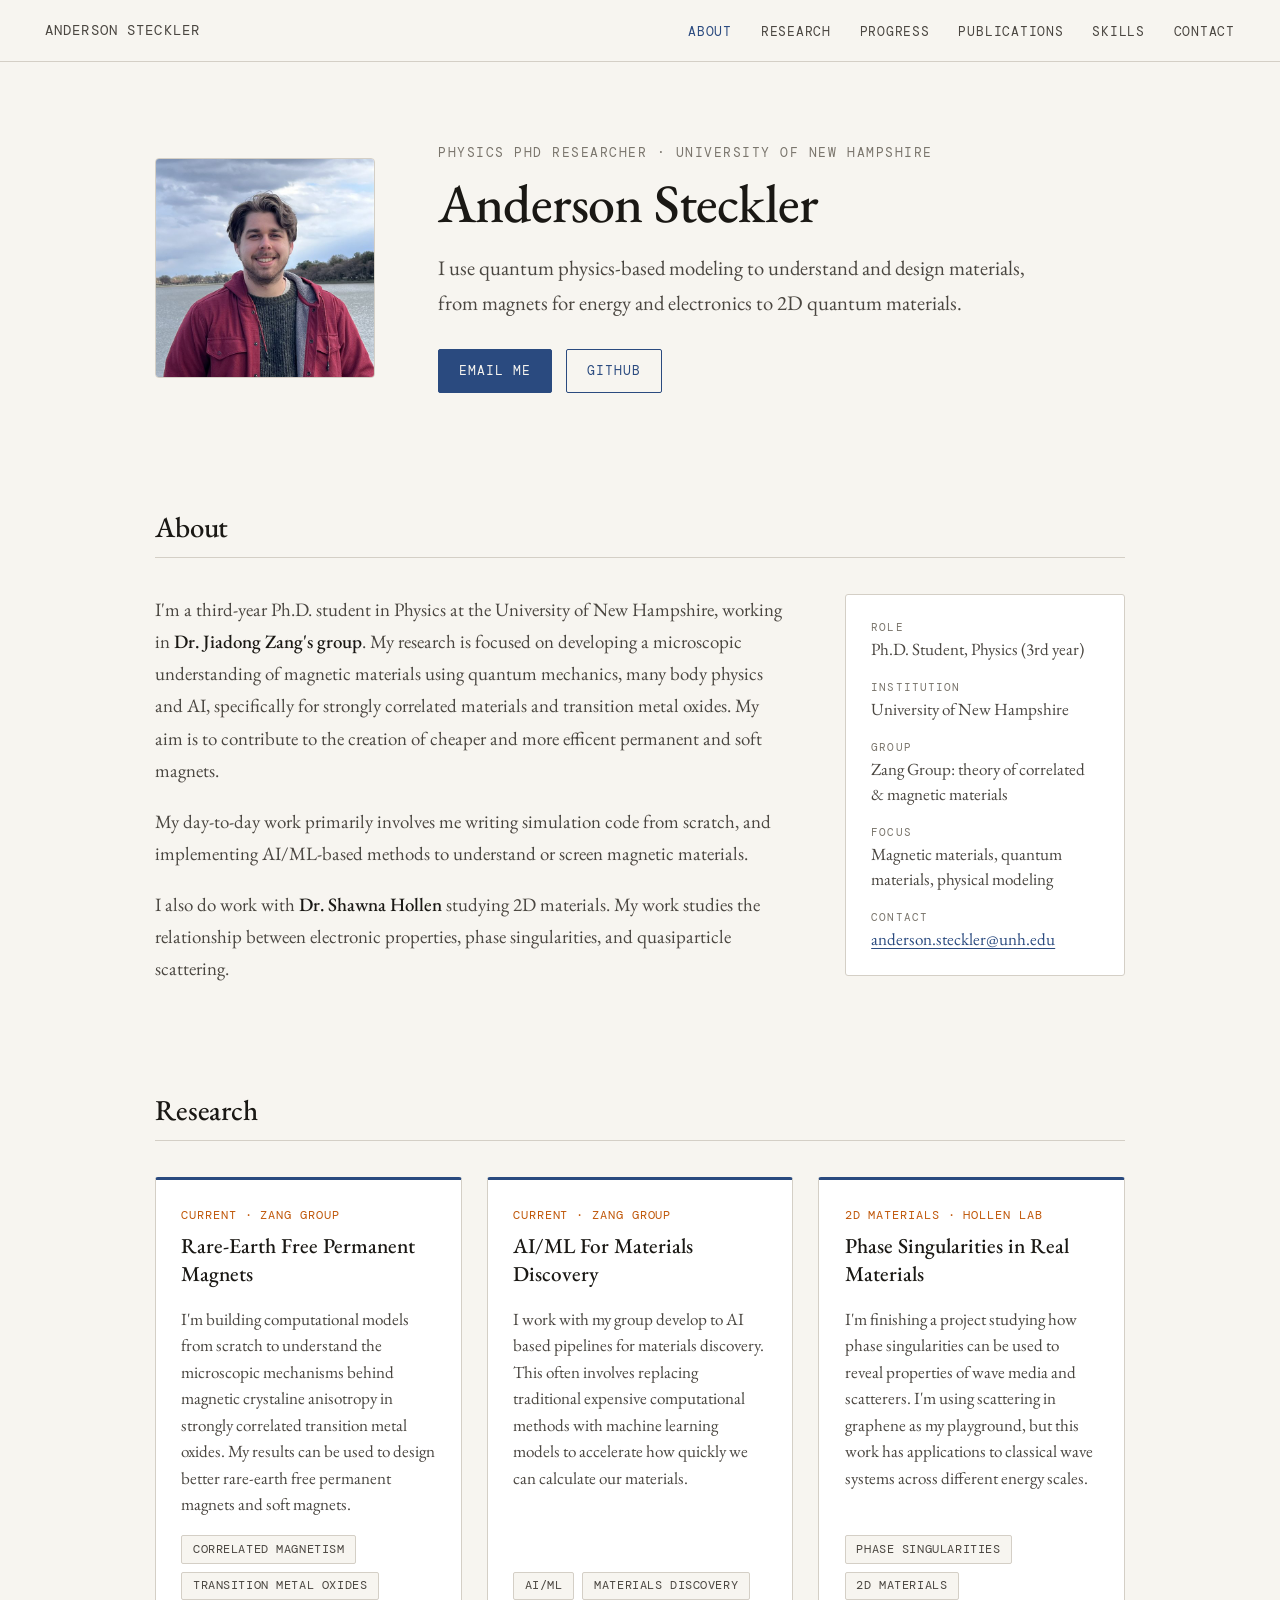
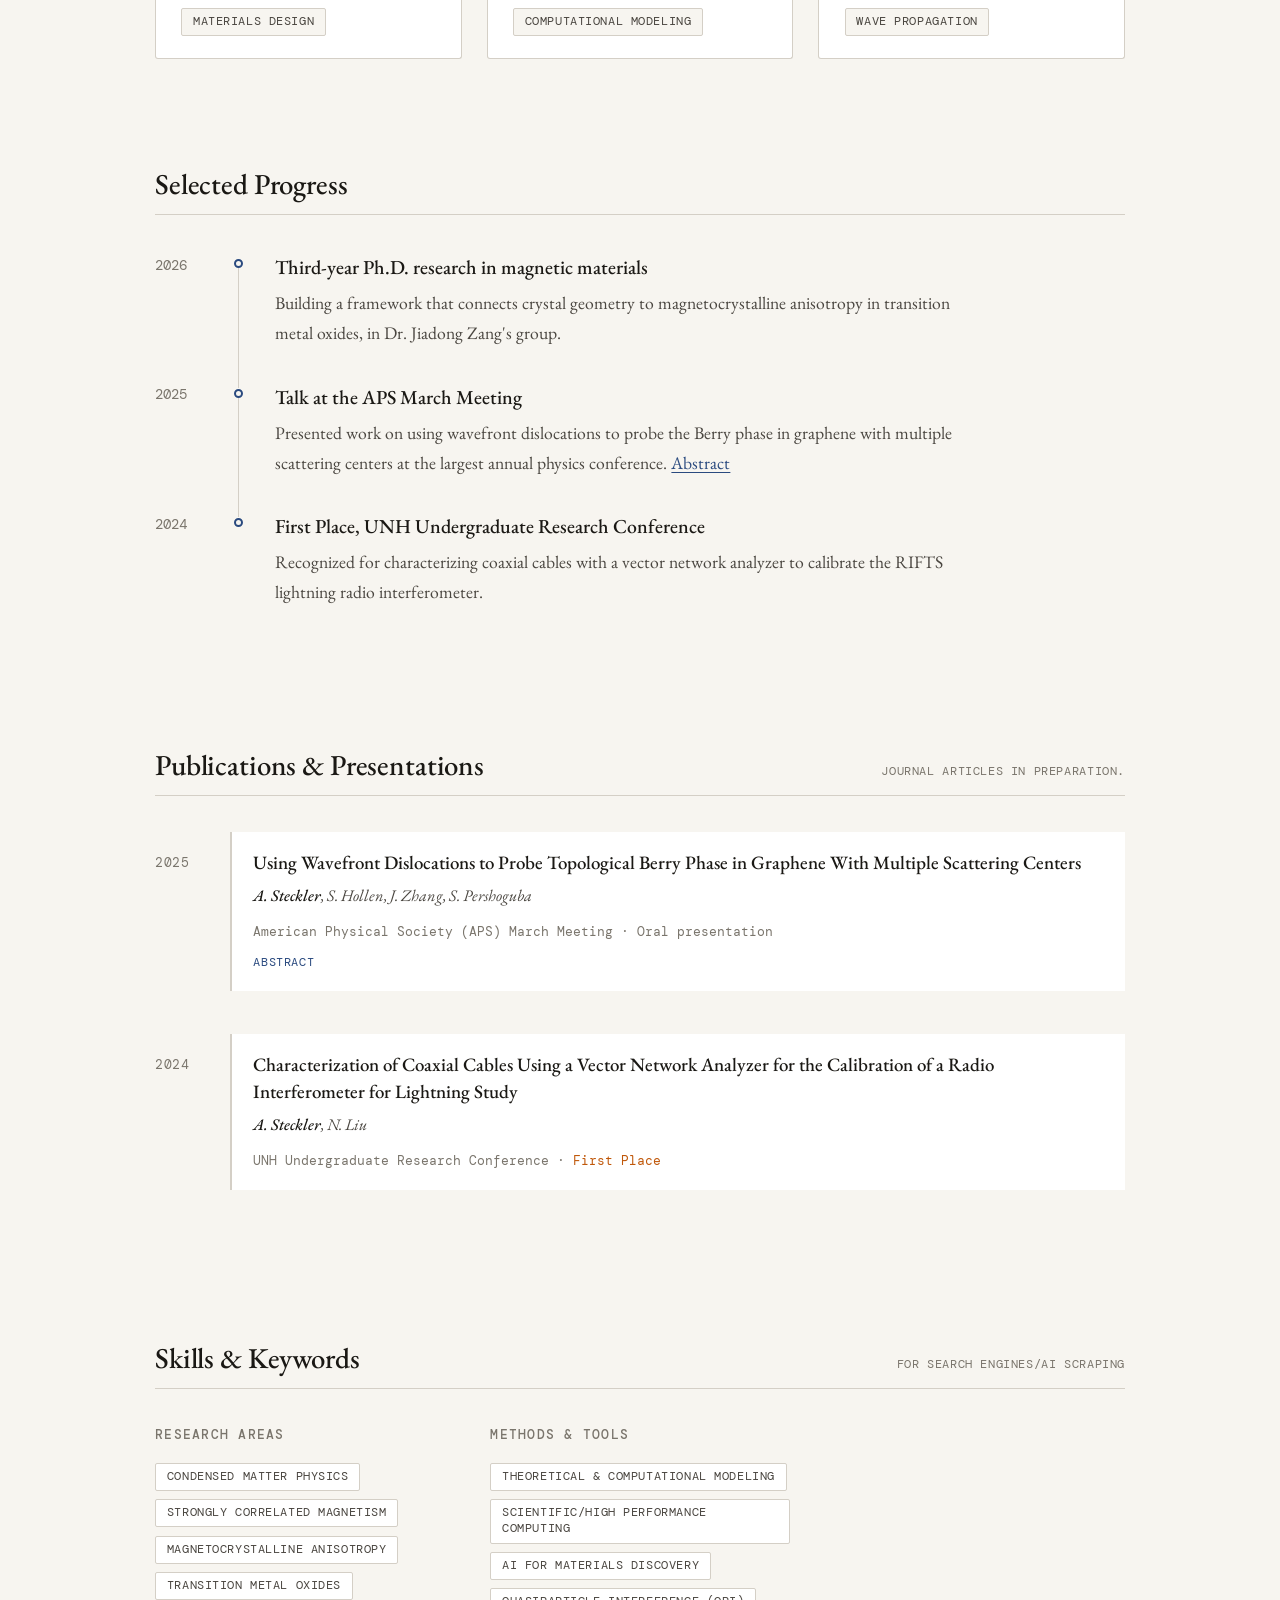
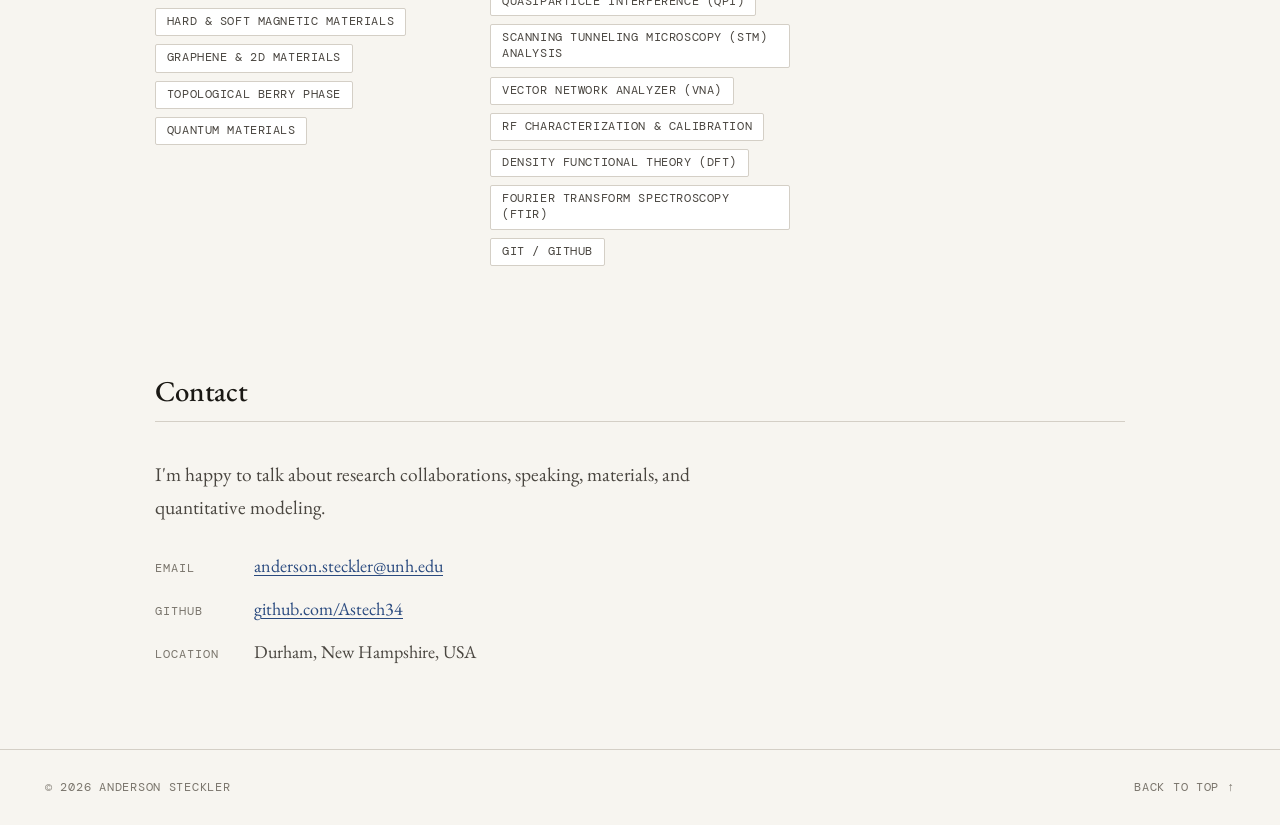
<file: index.html>
<!DOCTYPE html>
<html lang="en">
<head>
  <meta charset="UTF-8" />
  <meta name="viewport" content="width=device-width, initial-scale=1.0" />
  <title>Anderson Steckler | Physics PhD Researcher in Magnetic Materials &amp; Computational Modeling</title>
  <meta name="description" content="Anderson Steckler is a Physics PhD student at the University of New Hampshire researching strongly correlated magnetism, magnetocrystalline anisotropy in transition metal oxides, 2D materials, and RF instrument calibration. Open to research and industry R&amp;D opportunities." />
  <meta name="keywords" content="Anderson Steckler, physics PhD, University of New Hampshire, UNH physics, condensed matter physics, strongly correlated magnetism, magnetic materials, magnetocrystalline anisotropy, transition metal oxides, hard magnets, soft magnets, materials design, graphene, 2D materials, Berry phase, quasiparticle interference, scanning tunneling microscopy, RF calibration, vector network analyzer, lightning interferometer, computational physics, scientific computing, data analysis, physical modeling, R&amp;D" />
  <meta name="author" content="Anderson Steckler" />
  <meta name="robots" content="index, follow, max-image-preview:large" />
  <link rel="canonical" href="https://astech34.github.io/" />

  <!-- Open Graph / social previews -->
  <meta property="og:type" content="profile" />
  <meta property="og:url" content="https://astech34.github.io/" />
  <meta property="og:title" content="Anderson Steckler | Physics PhD Researcher" />
  <meta property="og:description" content="PhD researcher at UNH working on magnetic materials design, 2D quantum materials, and RF instrumentation. Physics-based modeling, data analysis, and technical communication." />
  <meta property="og:image" content="https://astech34.github.io/anderson-steckler.jpg" />
  <meta property="og:image:alt" content="Headshot of Anderson Steckler" />
  <meta property="profile:first_name" content="Anderson" />
  <meta property="profile:last_name" content="Steckler" />
  <meta name="twitter:card" content="summary" />
  <meta name="twitter:title" content="Anderson Steckler | Physics PhD Researcher" />
  <meta name="twitter:description" content="PhD researcher at UNH working on magnetic materials design, 2D quantum materials, and RF instrumentation." />
  <meta name="twitter:image" content="https://astech34.github.io/anderson-steckler.jpg" />

  <link rel="icon" href="data:image/svg+xml,%3Csvg xmlns='http://www.w3.org/2000/svg' viewBox='0 0 32 32'%3E%3Crect width='32' height='32' rx='4' fill='%232a4a7f'/%3E%3Ctext x='16' y='22' font-family='Georgia,serif' font-size='17' fill='%23fff' text-anchor='middle'%3EAS%3C/text%3E%3C/svg%3E" />
  <link rel="preconnect" href="https://fonts.googleapis.com" />
  <link rel="preconnect" href="https://fonts.gstatic.com" crossorigin />
  <link href="https://fonts.googleapis.com/css2?family=EB+Garamond:ital,wght@0,400;0,500;1,400&family=DM+Mono:wght@400;500&display=swap" rel="stylesheet" />
  <link rel="stylesheet" href="style.css?v=2026-10-08" />

  <!-- Structured data for search engines and AI crawlers -->
  <script type="application/ld+json">
  {
    "@context": "https://schema.org",
    "@graph": [
      {
        "@type": "ProfilePage",
        "@id": "https://astech34.github.io/#page",
        "url": "https://astech34.github.io/",
        "name": "Anderson Steckler | Physics PhD Researcher",
        "dateModified": "2026-10-05",
        "mainEntity": { "@id": "https://astech34.github.io/#person" }
      },
      {
        "@type": "Person",
        "@id": "https://astech34.github.io/#person",
        "name": "Anderson Steckler",
        "givenName": "Anderson",
        "familyName": "Steckler",
        "url": "https://astech34.github.io/",
        "image": "https://astech34.github.io/anderson-steckler.jpg",
        "email": "mailto:anderson.steckler@unh.edu",
        "jobTitle": "PhD Student in Physics",
        "description": "Physics PhD student researching strongly correlated magnetism and magnetic materials design, with prior work in 2D materials and RF instrument calibration.",
        "affiliation": {
          "@type": "CollegeOrUniversity",
          "name": "University of New Hampshire",
          "department": { "@type": "Organization", "name": "Department of Physics and Astronomy" },
          "url": "https://www.unh.edu/"
        },
        "sameAs": ["https://github.com/Astech34"],
        "knowsAbout": [
          "Condensed matter physics",
          "Strongly correlated magnetism",
          "Magnetocrystalline anisotropy",
          "Transition metal oxides",
          "Magnetic materials design",
          "Graphene and 2D materials",
          "Berry phase",
          "Quasiparticle interference",
          "Scanning tunneling microscopy",
          "RF calibration",
          "Vector network analysis",
          "Lightning radio interferometry",
          "Computational physics",
          "Scientific computing",
          "Data analysis"
        ]
      },
      {
        "@type": "CreativeWork",
        "name": "Using Wavefront Dislocations to Probe Topological Berry Phase in Graphene With Multiple Scattering Centers",
        "author": [
          { "@id": "https://astech34.github.io/#person" },
          { "@type": "Person", "name": "S. Hollen" },
          { "@type": "Person", "name": "J. Zhang" },
          { "@type": "Person", "name": "S. Pershoguba" }
        ],
        "datePublished": "2025",
        "genre": "Conference presentation",
        "publisher": { "@type": "Organization", "name": "American Physical Society" },
        "url": "https://meetings-archive.aps.org/smt/2025/mar-f22/7/",
        "about": ["Graphene", "Berry phase", "Quasiparticle scattering", "Wavefront dislocations"]
      },
      {
        "@type": "CreativeWork",
        "name": "Characterization of Coaxial Cables Using a Vector Network Analyzer for the Calibration of a Radio Interferometer for Lightning Study",
        "author": [
          { "@id": "https://astech34.github.io/#person" },
          { "@type": "Person", "name": "N. Liu" }
        ],
        "datePublished": "2024",
        "genre": "Conference presentation",
        "award": "First Place, UNH Undergraduate Research Conference",
        "about": ["RF calibration", "Vector network analyzer", "Radio interferometry", "Lightning"]
      }
    ]
  }
  </script>
</head>
<body>

  <a class="skip-link" href="#main">Skip to content</a>

  <header class="nav" id="top">
    <a href="#top" class="nav-name">Anderson Steckler</a>
    <nav aria-label="Sections">
      <ul class="nav-links">
        <li><a href="#about">About</a></li>
        <li><a href="#research">Research</a></li>
        <li><a href="#progress">Progress</a></li>
        <li><a href="#publications">Publications</a></li>
        <li><a href="#skills">Skills</a></li>
        <li><a href="#contact">Contact</a></li>
      </ul>
    </nav>
  </header>

  <main id="main">

    <!-- ── HERO / ABOUT ─────────────────────────────────────── -->
    <section class="hero" id="about" aria-labelledby="name">
      <img src="anderson-steckler.jpg" alt="Anderson Steckler, Physics PhD student at the University of New Hampshire" class="hero-photo" width="640" height="640" />
      <div class="hero-text">
        <p class="eyebrow">Physics PhD Researcher · University of New Hampshire</p>
        <h1 id="name">Anderson Steckler</h1>
        <p class="hero-tagline">
          I use quantum physics-based modeling to understand and design materials, from magnets
          for energy and electronics to 2D quantum materials.
        </p>
        <div class="hero-links">
          <a class="btn" href="mailto:anderson.steckler@unh.edu">Email me</a>
          <a class="btn btn-ghost" href="https://github.com/Astech34" rel="me noopener" target="_blank">GitHub</a>
        </div>
      </div>
    </section>

    <section class="section" aria-labelledby="about-h">
      <div class="section-head"><h2 id="about-h">About</h2></div>
      <div class="about-grid">
        <div class="prose">
          <p>
            I'm a third-year Ph.D. student in Physics at the University of New Hampshire,
            working in <strong>Dr. Jiadong Zang's group</strong>. My research is focused
            on developing a microscopic understanding of magnetic materials using quantum
            mechanics, many body physics and AI, specifically for strongly correlated materials
            and transition metal oxides. My aim is to contribute
            to the creation of cheaper and more efficent permanent and soft magnets.
          </p>
          <p>
            My day-to-day work primarily involves me writing simulation code from scratch, and 
            implementing AI/ML-based methods to understand or screen magnetic materials.
          </p>
          <p>
            I also do work with <strong>Dr. Shawna Hollen</strong> studying 2D materials. My work studies
            the relationship between electronic properties, phase singularities, and quasiparticle scattering.
          </p>
        </div>
        <dl class="facts">
          <div><dt>Role</dt><dd>Ph.D. Student, Physics (3rd year)</dd></div>
          <div><dt>Institution</dt><dd>University of New Hampshire</dd></div>
          <div><dt>Group</dt><dd>Zang Group: theory of correlated &amp; magnetic materials</dd></div>
          <div><dt>Focus</dt><dd>Magnetic materials, quantum materials, physical modeling</dd></div>
          <div><dt>Contact</dt><dd><a href="mailto:anderson.steckler@unh.edu">anderson.steckler@unh.edu</a></dd></div>
        </dl>
      </div>
    </section>

    <!-- ── RESEARCH ─────────────────────────────────────────── -->
    <section class="section" id="research" aria-labelledby="research-h">
      <div class="section-head">
        <h2 id="research-h">Research</h2>
        <p class="section-sub"></p>
      </div>

      <div class="cards">
        <article class="card" id="research-magnetism">
          <p class="card-tag">Current · Zang Group</p>
          <h3>Rare-Earth Free Permanent Magnets</h3>
          <p class="card-body">
            I'm building computational models from scratch to understand the microscopic mechanisms
            behind magnetic crystaline anisotropy in strongly correlated transition metal oxides. My results
            can be used to design better rare-earth free permanent magnets and soft magnets.
          </p>
          <ul class="tags" aria-label="Topics">
            <li>Correlated magnetism</li><li>Transition metal oxides</li><li>Materials design</li>
          </ul>
        </article>

        <article class="card" id="research-mag2">
          <p class="card-tag">Current · Zang Group</p>
          <h3>AI/ML For Materials Discovery</h3>
          <p class="card-body">
            I work with my group develop to AI based pipelines for materials discovery. This often involves replacing
            traditional expensive computational methods with machine learning models to accelerate how quickly
            we can calculate our materials.
          </p>
          <ul class="tags" aria-label="Topics">
            <li>AI/ML</li><li>Materials discovery</li><li>Computational modeling</li>
          </ul>
        </article>

        <article class="card" id="research-graphene">
          <p class="card-tag">2D materials · Hollen Lab</p>
          <h3>Phase Singularities in Real Materials</h3>
          <p class="card-body">
            I'm finishing a project studying how phase singularities can be used to reveal
            properties of wave media and scatterers. I'm using scattering in graphene as
            my playground, but this work has applications to classical wave systems across
            different energy scales.
          </p>
          <ul class="tags" aria-label="Topics">
            <li>Phase singularities</li><li>2D materials</li><li>Wave propagation</li>
          </ul>
        </article>
      </div>
    </section>

    <!-- ── SELECTED PROGRESS ────────────────────────────────── -->
    <section class="section" id="progress" aria-labelledby="progress-h">
      <div class="section-head">
        <h2 id="progress-h">Selected Progress</h2>
        <p class="section-sub"></p>
      </div>

      <ol class="timeline">
        <li>
          <span class="tl-date">2026</span>
          <div class="tl-body">
            <h3>Third-year Ph.D. research in magnetic materials</h3>
            <p>Building a framework that connects crystal geometry to magnetocrystalline
              anisotropy in transition metal oxides, in Dr. Jiadong Zang's group.</p>
          </div>
        </li>
        <li>
          <span class="tl-date">2025</span>
          <div class="tl-body">
            <h3>Talk at the APS March Meeting</h3>
            <p>Presented work on using wavefront dislocations to probe the Berry phase in
              graphene with multiple scattering centers at the largest annual physics
              conference.
              <a href="https://meetings-archive.aps.org/smt/2025/mar-f22/7/" rel="noopener" target="_blank">Abstract</a></p>
          </div>
        </li>
        <li>
          <span class="tl-date">2024</span>
          <div class="tl-body">
            <h3>First Place, UNH Undergraduate Research Conference</h3>
            <p>Recognized for characterizing coaxial cables with a vector network analyzer
              to calibrate the RIFTS lightning radio interferometer.</p>
          </div>
        </li>
      </ol>
    </section>

    <!-- ── PUBLICATIONS ─────────────────────────────────────── -->
    <section class="section" id="publications" aria-labelledby="pubs-h">
      <div class="section-head">
        <h2 id="pubs-h">Publications &amp; Presentations</h2>
        <p class="section-sub">Journal articles in preparation.</p>
      </div>

      <div class="pub-year-group">
        <span class="pub-year">2025</span>
        <div>
          <article class="pub">
            <h3 class="pub-title">Using Wavefront Dislocations to Probe Topological Berry Phase in Graphene With Multiple Scattering Centers</h3>
            <p class="pub-authors"><strong>A. Steckler</strong>, S. Hollen, J. Zhang, S. Pershoguba</p>
            <p class="pub-venue">American Physical Society (APS) March Meeting · Oral presentation</p>
            <div class="pub-links"><a href="https://meetings-archive.aps.org/smt/2025/mar-f22/7/" rel="noopener" target="_blank">Abstract</a></div>
          </article>
        </div>
      </div>

      <div class="pub-year-group">
        <span class="pub-year">2024</span>
        <div>
          <article class="pub">
            <h3 class="pub-title">Characterization of Coaxial Cables Using a Vector Network Analyzer for the Calibration of a Radio Interferometer for Lightning Study</h3>
            <p class="pub-authors"><strong>A. Steckler</strong>, N. Liu</p>
            <p class="pub-venue">UNH Undergraduate Research Conference · <span class="award">First Place</span></p>
          </article>
        </div>
      </div>
    </section>

    <!-- ── SKILLS & KEYWORDS ────────────────────────────────── -->
    <section class="section" id="skills" aria-labelledby="skills-h">
      <div class="section-head">
        <h2 id="skills-h">Skills &amp; Keywords</h2>
        <p class="section-sub">For search engines/AI Scraping</p>
      </div>

      <div class="skill-groups">
        <div class="skill-group">
          <h3>Research areas</h3>
          <ul class="tags">
            <li>Condensed matter physics</li>
            <li>Strongly correlated magnetism</li>
            <li>Magnetocrystalline anisotropy</li>
            <li>Transition metal oxides</li>
            <li>Hard &amp; soft magnetic materials</li>
            <li>Graphene &amp; 2D materials</li>
            <li>Topological Berry phase</li>
            <li>Quantum materials</li>
          </ul>
        </div>
        <div class="skill-group">
          <h3>Methods &amp; tools</h3>
          <ul class="tags">
            <li>Theoretical &amp; computational modeling</li>
            <li>Scientific/High Performance computing</li>
            <li>AI for materials discovery</li>
            <li>Quasiparticle interference (QPI)</li>
            <li>Scanning tunneling microscopy (STM) analysis</li>
            <li>Vector network analyzer (VNA)</li>
            <li>RF characterization &amp; calibration</li>
            <li>Density functional theory (DFT)</li>
            <li>Fourier transform spectroscopy (FTIR)</li>
            <li>Git / GitHub</li>
          </ul>
        </div>
      </div>
    </section>

    <!-- ── CONTACT ──────────────────────────────────────────── -->
    <section class="section contact" id="contact" aria-labelledby="contact-h">
      <div class="section-head"><h2 id="contact-h">Contact</h2></div>
      <p class="contact-lede">
        I'm happy to talk about research collaborations, speaking, materials, and quantitative modeling.
      </p>
      <address class="contact-rows">
        <div><span class="contact-key">Email</span><a href="mailto:anderson.steckler@unh.edu">anderson.steckler@unh.edu</a></div>
        <div><span class="contact-key">GitHub</span><a href="https://github.com/Astech34" rel="me noopener" target="_blank">github.com/Astech34</a></div>
        <div><span class="contact-key">Location</span><span>Durham, New Hampshire, USA</span></div>
      </address>
    </section>

  </main>

  <footer class="footer">
    <span>© 2026 Anderson Steckler</span>
    <a href="#top">Back to top ↑</a>
  </footer>

  <script src="main.js?v=2026-10-08"></script>
</body>
</html>
</file>
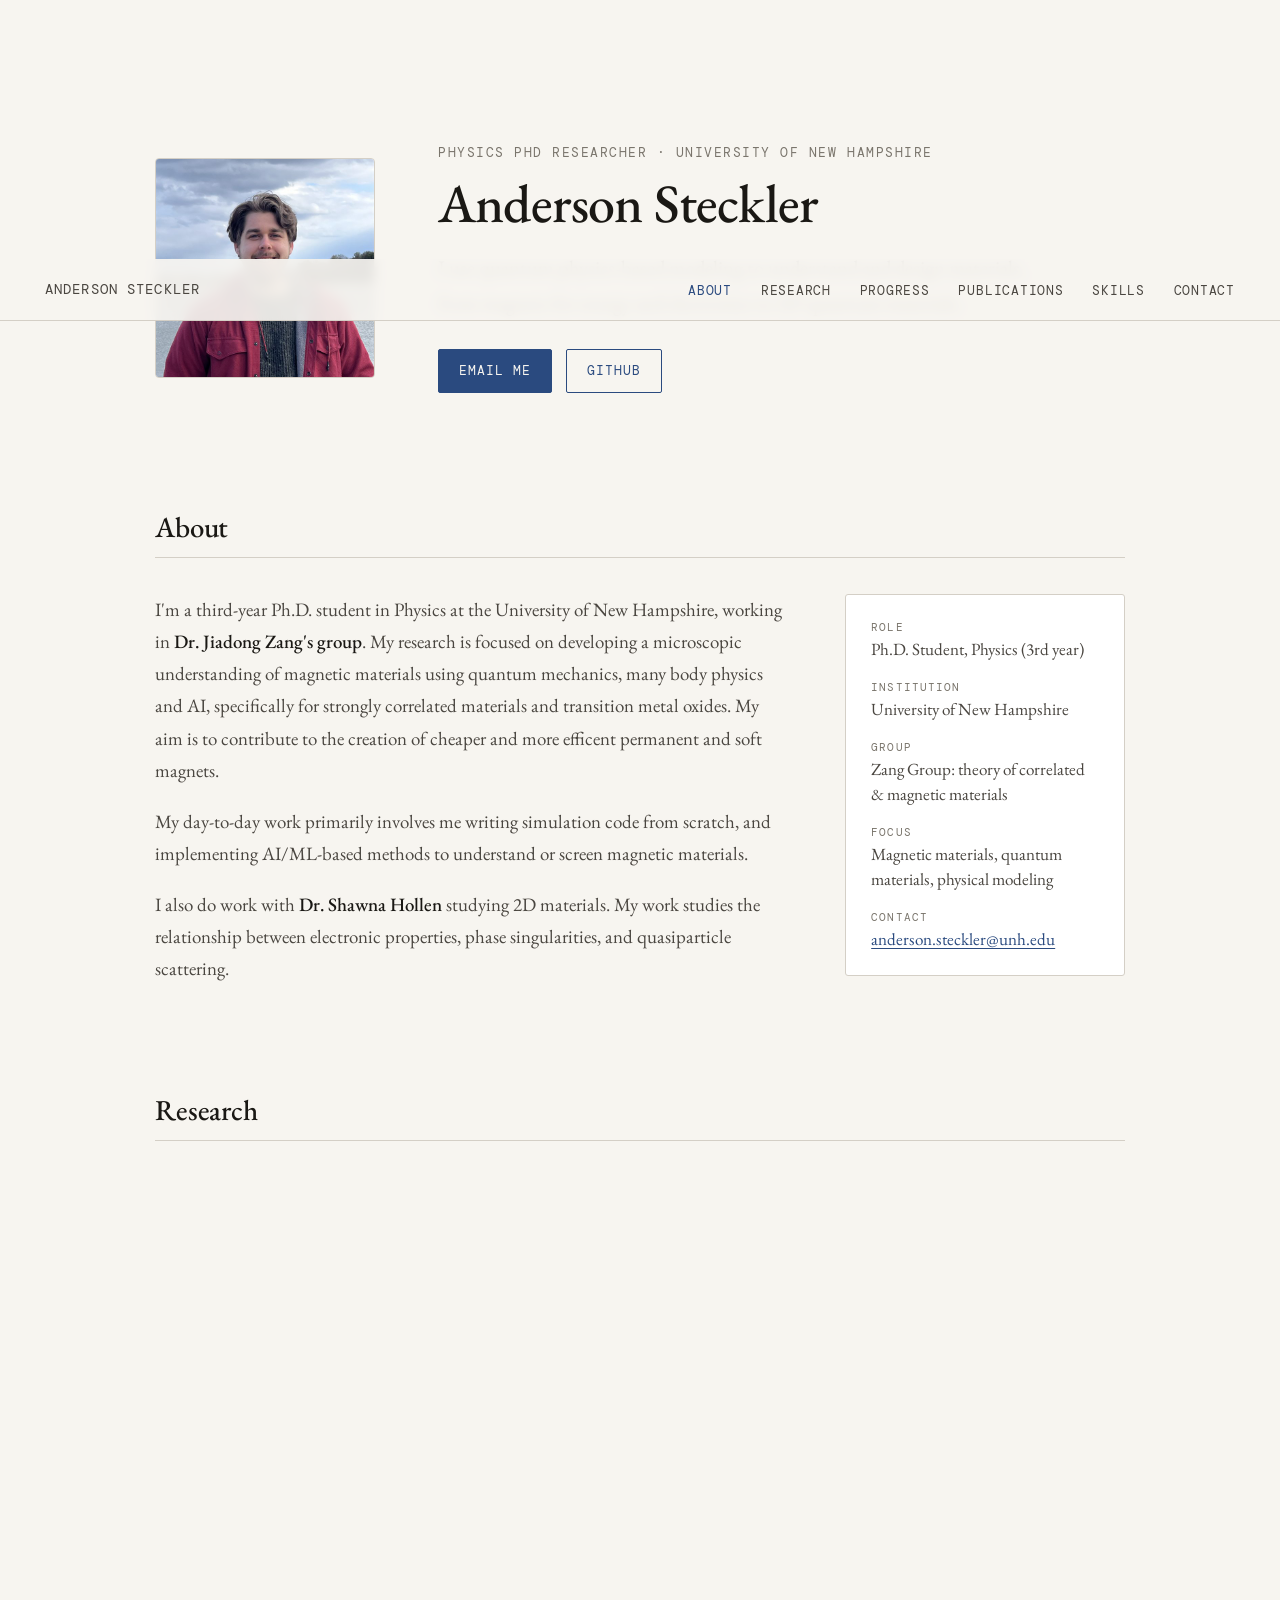
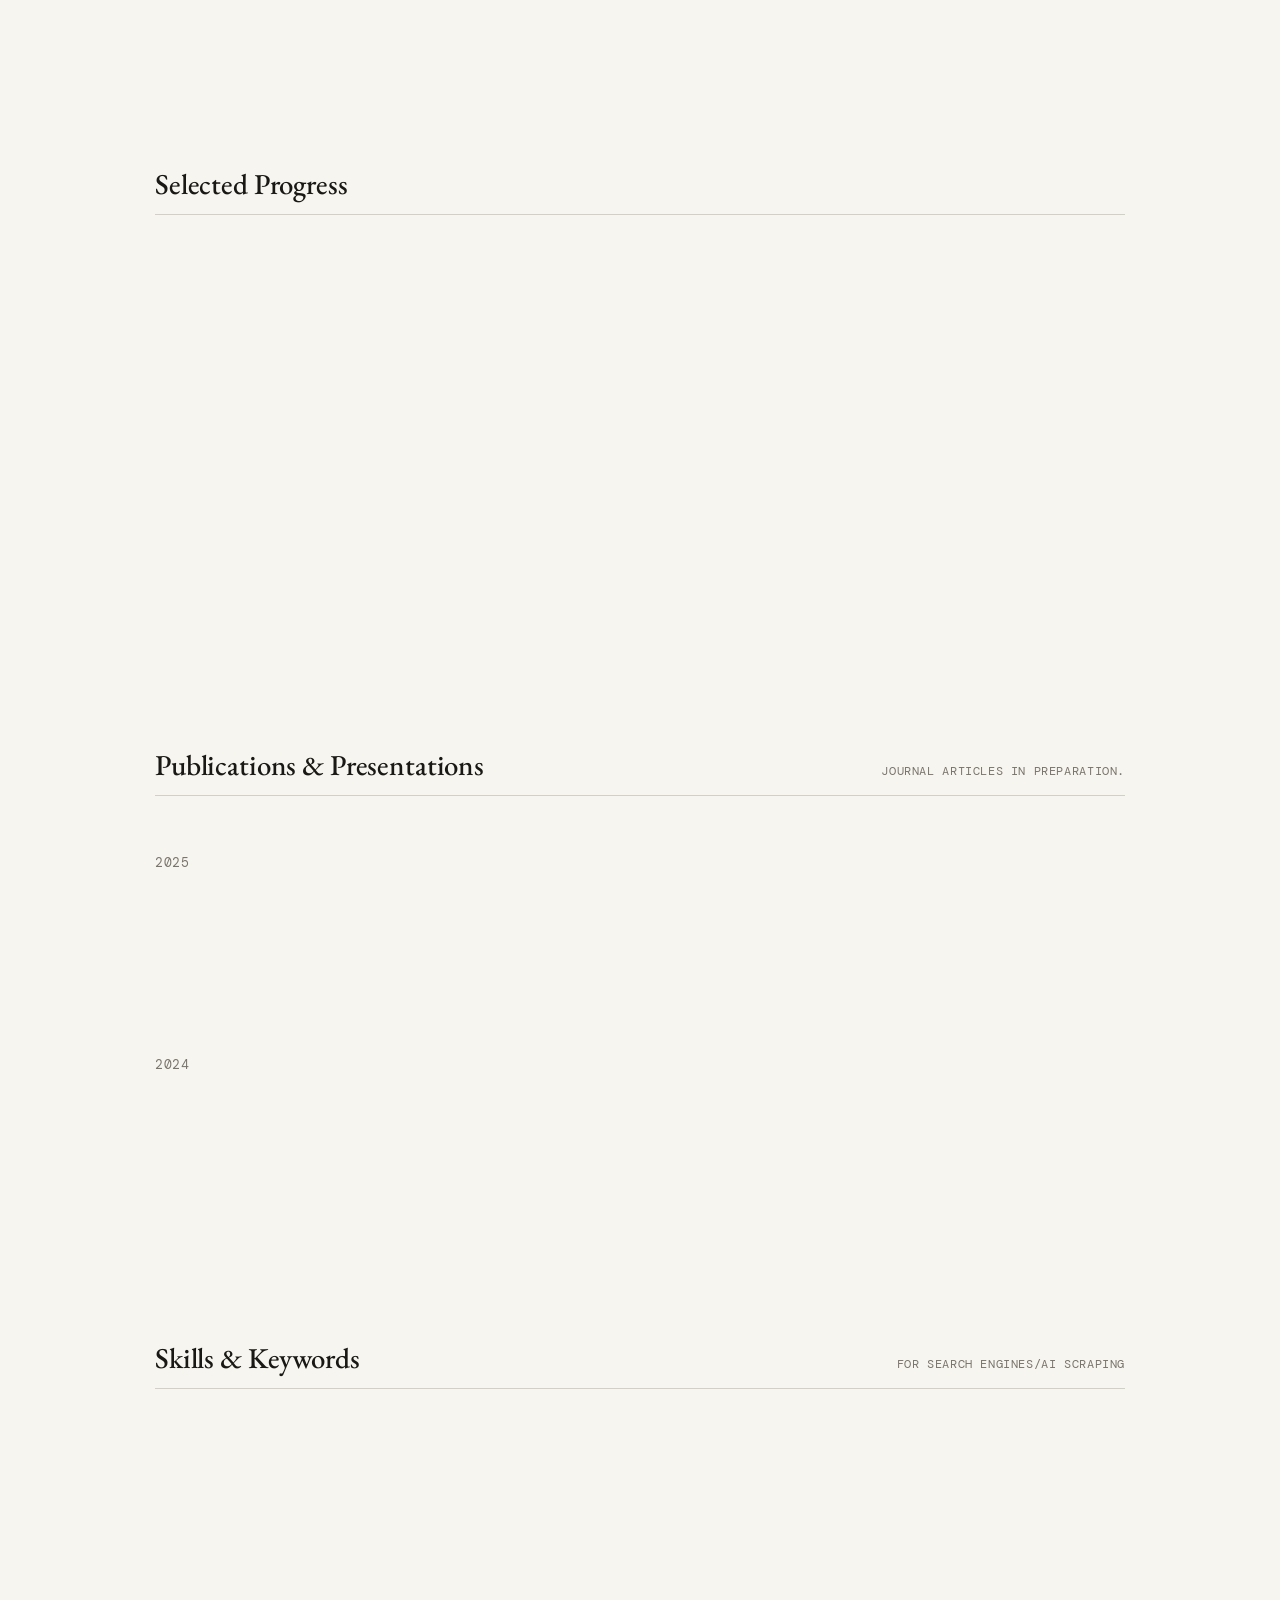
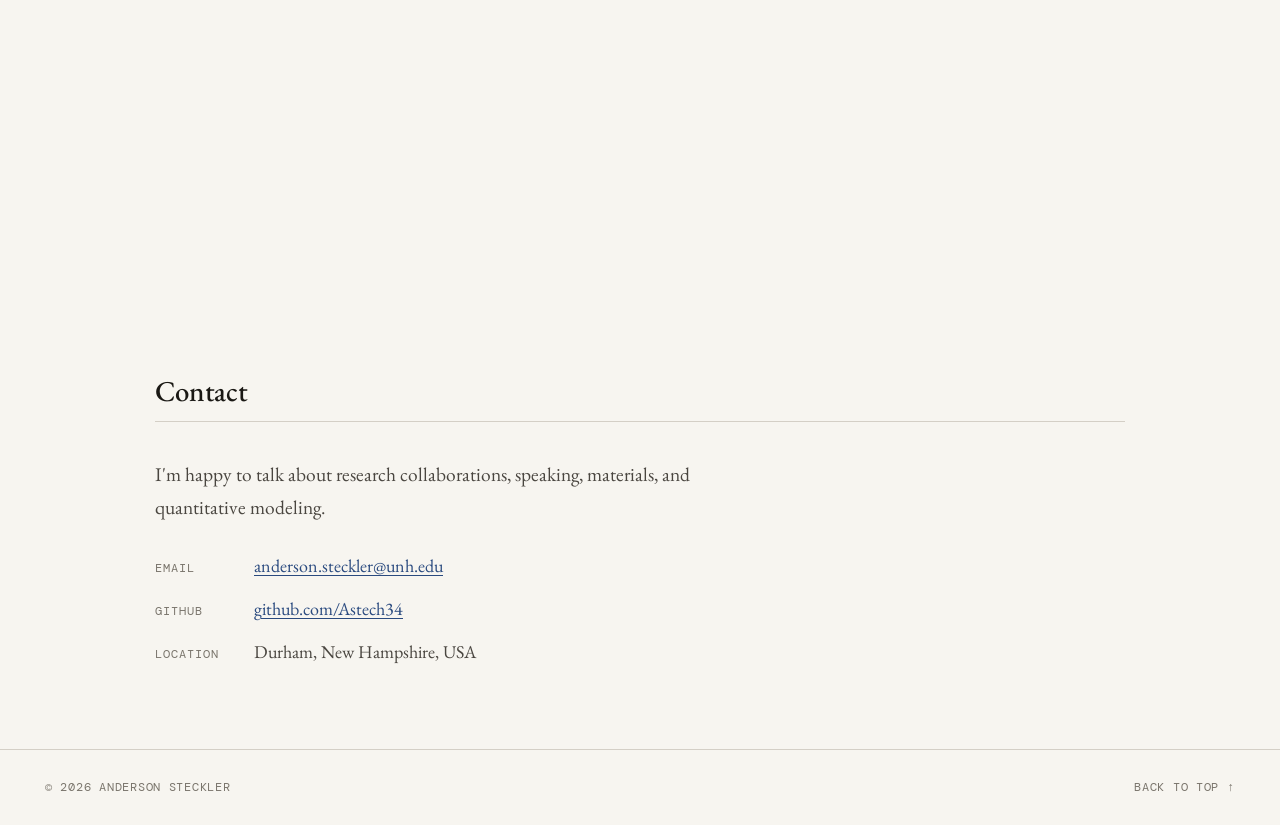
<file: publications.html>
<!DOCTYPE html>
<html lang="en">
<head>
  <meta charset="UTF-8" />
  <title>Publications | Anderson Steckler</title>
  <meta name="robots" content="noindex" />
  <link rel="canonical" href="https://astech34.github.io/#publications" />
  <meta http-equiv="refresh" content="0; url=index.html#publications" />
</head>
<body>
  <p>This page has moved. <a href="index.html#publications">See publications on the main page.</a></p>
</body>
</html>
</file>
<file: style.css>
/* ============================================================
   CSS CUSTOM PROPERTIES
   ============================================================ */
:root {
  --bg:          #f7f5f0;
  --bg-alt:      #eeebe3;
  --surface:     #ffffff;
  --ink:         #1a1814;
  --ink-mid:     #4a4640;
  --ink-light:   #7a756c;
  --accent:      #2a4a7f;
  --accent-warm: #c0580a;
  --rule:        #d4cfc6;

  --font-body:   'EB Garamond', Georgia, serif;
  --font-mono:   'DM Mono', 'Courier New', monospace;

  --max-w:       1060px;
  --gutter:      2.5rem;
  color-scheme: light;
}

@media (prefers-color-scheme: dark) {
  :root {
    --bg:          #16171a;
    --bg-alt:      #1f2125;
    --surface:     #1c1e22;
    --ink:         #ece8e0;
    --ink-mid:     #c2bdb3;
    --ink-light:   #8f8a81;
    --accent:      #8fb0e6;
    --accent-warm: #f0a060;
    --rule:        #33363c;
    color-scheme: dark;
  }
}

/* ============================================================
   RESET & BASE
   ============================================================ */
*, *::before, *::after { box-sizing: border-box; margin: 0; padding: 0; }
html { scroll-behavior: smooth; font-size: 18px; scroll-padding-top: 4rem; }
body {
  font-family: var(--font-body);
  background: var(--bg);
  color: var(--ink);
  line-height: 1.7;
  -webkit-font-smoothing: antialiased;
}
img { max-width: 100%; display: block; }
p + p { margin-top: 1em; }
strong { font-weight: 500; color: var(--ink); }
a { color: var(--accent); text-decoration: underline; text-decoration-thickness: 1px; text-underline-offset: 3px; transition: color 0.2s; }
a:hover { color: var(--accent-warm); }
:focus-visible { outline: 2px solid var(--accent); outline-offset: 3px; }

.skip-link {
  position: absolute; left: -999px; top: 0.5rem; z-index: 200;
  background: var(--accent); color: #fff; padding: 0.4rem 0.8rem;
  font-family: var(--font-mono); font-size: 0.72rem;
}
.skip-link:focus { left: 0.5rem; }

/* ============================================================
   NAV
   ============================================================ */
.nav {
  position: sticky; top: 0; z-index: 100;
  background: color-mix(in srgb, var(--bg) 92%, transparent);
  backdrop-filter: blur(6px);
  border-bottom: 1px solid var(--rule);
  display: flex; align-items: center; justify-content: space-between; gap: 1.5rem;
  padding: 0.85rem var(--gutter);
}
.nav-name {
  font-family: var(--font-mono); font-size: 0.78rem;
  letter-spacing: 0.08em; text-transform: uppercase;
  color: var(--ink-mid); text-decoration: none; white-space: nowrap;
}
.nav-name:hover { color: var(--accent); }
.nav-links { list-style: none; display: flex; gap: 1.6rem; }
.nav-links a {
  font-family: var(--font-mono); font-size: 0.7rem;
  letter-spacing: 0.06em; text-transform: uppercase; white-space: nowrap;
  text-decoration: none; color: var(--ink-mid); transition: color 0.2s;
}
.nav-links a:hover, .nav-links a.active { color: var(--accent); }

/* ============================================================
   HERO
   ============================================================ */
.hero {
  max-width: var(--max-w); margin: 0 auto;
  padding: 4.5rem var(--gutter) 3.5rem;
  display: grid; grid-template-columns: 220px 1fr; gap: 3.5rem; align-items: center;
}
.hero-photo {
  width: 220px; height: 220px; object-fit: cover;
  border-radius: 4px; border: 1px solid var(--rule); background: var(--bg-alt);
}
.eyebrow {
  font-family: var(--font-mono); font-size: 0.7rem;
  letter-spacing: 0.12em; text-transform: uppercase;
  color: var(--ink-light); margin-bottom: 0.5rem;
}
.hero h1 { font-size: 3rem; font-weight: 500; line-height: 1.08; letter-spacing: -0.015em; margin-bottom: 1rem; }
.hero-tagline { max-width: 600px; font-size: 1.15rem; color: var(--ink-mid); margin-bottom: 1.6rem; }
.hero-links { display: flex; gap: 0.8rem; flex-wrap: wrap; }

/* ============================================================
   BUTTONS
   ============================================================ */
.btn {
  display: inline-block; font-family: var(--font-mono);
  font-size: 0.72rem; letter-spacing: 0.08em; text-transform: uppercase;
  text-decoration: none; padding: 0.55rem 1.1rem; border-radius: 2px;
  background: var(--accent); color: var(--bg); border: 1px solid var(--accent);
  transition: background 0.2s, color 0.2s, border-color 0.2s;
}
.btn:hover { background: var(--accent-warm); border-color: var(--accent-warm); color: var(--bg); }
.btn-ghost { background: transparent; color: var(--accent); }
.btn-ghost:hover { background: var(--accent); border-color: var(--accent); color: var(--bg); }

/* ============================================================
   SECTIONS
   ============================================================ */
.section { max-width: var(--max-w); margin: 0 auto; padding: 3rem var(--gutter); }
.section-head {
  border-bottom: 1px solid var(--rule); padding-bottom: 0.7rem; margin-bottom: 2rem;
  display: flex; flex-wrap: wrap; align-items: baseline; justify-content: space-between; gap: 0.3rem 1.5rem;
}
.section-head h2 { font-size: 1.6rem; font-weight: 500; letter-spacing: -0.005em; line-height: 1.2; }
.section-sub {
  font-family: var(--font-mono); font-size: 0.68rem; letter-spacing: 0.05em;
  text-transform: uppercase; color: var(--ink-light);
}

/* About */
.about-grid { display: grid; grid-template-columns: 1fr 280px; gap: 3.5rem; align-items: start; }
.prose { max-width: 640px; color: var(--ink-mid); font-size: 1.05rem; }
.facts {
  display: flex; flex-direction: column; gap: 0.9rem;
  padding: 1.3rem 1.4rem; background: var(--surface); border: 1px solid var(--rule); border-radius: 3px;
}
.facts dt {
  font-family: var(--font-mono); font-size: 0.62rem;
  letter-spacing: 0.1em; text-transform: uppercase; color: var(--ink-light);
}
.facts dd { font-size: 0.95rem; color: var(--ink-mid); line-height: 1.45; overflow-wrap: anywhere; }

/* Research cards */
.cards { display: grid; grid-template-columns: repeat(3, 1fr); gap: 1.4rem; }
.card {
  display: flex; flex-direction: column;
  background: var(--surface); border: 1px solid var(--rule); border-top: 3px solid var(--accent);
  border-radius: 3px; padding: 1.4rem 1.4rem 1.2rem;
}
.card-tag {
  font-family: var(--font-mono); font-size: 0.64rem; letter-spacing: 0.08em;
  text-transform: uppercase; color: var(--accent-warm); margin-bottom: 0.4rem;
}
.card h3 { font-size: 1.18rem; font-weight: 500; line-height: 1.3; margin-bottom: 1rem; }
.card-body { flex: 1; margin-bottom: 1rem; font-size: 0.95rem; color: var(--ink-mid); line-height: 1.55; }
.card-body dt {
  font-family: var(--font-mono); font-size: 0.62rem; letter-spacing: 0.1em;
  text-transform: uppercase; color: var(--ink-light);
}
.card-body dd { font-size: 0.95rem; color: var(--ink-mid); line-height: 1.55; margin-bottom: 0.75rem; }

/* Tags (shared by cards and skills) */
.tags { list-style: none; display: flex; flex-wrap: wrap; gap: 0.45rem; }
.tags li {
  font-family: var(--font-mono); font-size: 0.64rem; letter-spacing: 0.05em;
  text-transform: uppercase; padding: 0.28rem 0.6rem; line-height: 1.4;
  border: 1px solid var(--rule); border-radius: 2px;
  color: var(--ink-mid); background: var(--bg);
}

/* Timeline */
.timeline { list-style: none; position: relative; }
.timeline li {
  display: grid; grid-template-columns: 70px 1fr; gap: 0 1.6rem;
  position: relative; padding-bottom: 1.8rem;
}
.timeline li::before {
  content: ""; position: absolute; left: calc(70px + 0.8rem - 1px); top: 0.55rem; bottom: -0.4rem;
  width: 1px; background: var(--rule);
}
.timeline li:last-child::before { display: none; }
.timeline li::after {
  content: ""; position: absolute; left: calc(70px + 0.8rem - 5px); top: 0.45rem;
  width: 9px; height: 9px; border-radius: 50%; background: var(--bg); border: 2px solid var(--accent);
}
.tl-date { font-family: var(--font-mono); font-size: 0.75rem; color: var(--ink-light); padding-top: 0.2rem; }
.tl-body { padding-left: 1.2rem; }
.tl-body h3 { font-size: 1.1rem; font-weight: 500; margin-bottom: 0.2rem; }
.tl-body p { color: var(--ink-mid); font-size: 0.98rem; max-width: 680px; }

/* Publications */
.pub-year-group { display: grid; grid-template-columns: 46px 1fr; gap: 0 1.6rem; margin-bottom: 1.6rem; }
.pub-year { font-family: var(--font-mono); font-size: 0.72rem; color: var(--ink-light); padding-top: 1.1rem; letter-spacing: 0.04em; }
.pub {
  padding: 1rem 1.2rem; border-left: 2px solid var(--rule);
  margin-bottom: 0.8rem; background: var(--surface); transition: border-color 0.2s;
}
.pub:hover { border-left-color: var(--accent); }
.pub-title { font-size: 1.05rem; font-weight: 500; color: var(--ink); line-height: 1.4; margin-bottom: 0.3rem; }
.pub-authors { font-size: 0.9rem; color: var(--ink-mid); font-style: italic; margin-bottom: 0.2rem; }
.pub-venue { font-family: var(--font-mono); font-size: 0.7rem; color: var(--ink-light); }
.award { color: var(--accent-warm); }
.pub-links { margin-top: 0.5rem; display: flex; gap: 1rem; }
.pub-links a {
  font-family: var(--font-mono); font-size: 0.68rem; letter-spacing: 0.05em;
  text-transform: uppercase; text-decoration: none; color: var(--accent);
}
.pub-links a:hover { color: var(--accent-warm); }

/* Skills */
.skill-groups { display: grid; grid-template-columns: repeat(3, 1fr); gap: 2rem; }
.skill-group h3 {
  font-family: var(--font-mono); font-size: 0.7rem; font-weight: 500; letter-spacing: 0.1em;
  text-transform: uppercase; color: var(--ink-light); margin-bottom: 0.9rem;
}
.skill-group .tags li { background: var(--surface); }

/* Contact */
.contact { padding-bottom: 4.5rem; }
.contact-lede { max-width: 600px; color: var(--ink-mid); font-size: 1.08rem; margin-bottom: 1.5rem; }
.contact-rows { font-style: normal; display: flex; flex-direction: column; gap: 0.7rem; }
.contact-rows > div { display: flex; gap: 1.5rem; align-items: baseline; font-size: 1rem; flex-wrap: wrap; }
.contact-key {
  font-family: var(--font-mono); font-size: 0.66rem; letter-spacing: 0.08em;
  text-transform: uppercase; color: var(--ink-light); width: 72px; flex-shrink: 0;
}
.contact-rows span:not(.contact-key) { color: var(--ink-mid); }

/* ============================================================
   FOOTER
   ============================================================ */
.footer {
  border-top: 1px solid var(--rule); padding: 1.5rem var(--gutter);
  display: flex; justify-content: space-between; gap: 1rem;
  font-family: var(--font-mono); font-size: 0.68rem;
  letter-spacing: 0.06em; text-transform: uppercase; color: var(--ink-light);
}
.footer a { color: var(--ink-light); text-decoration: none; }
.footer a:hover { color: var(--accent); }

/* ============================================================
   RESPONSIVE
   ============================================================ */
@media (max-width: 900px) {
  .cards, .skill-groups { grid-template-columns: 1fr; }
  .about-grid { grid-template-columns: 1fr; gap: 2rem; }
  .nav-name { display: none; }
  .nav { justify-content: flex-start; }
  .nav nav { min-width: 0; overflow-x: auto; scrollbar-width: none; }
  .nav nav::-webkit-scrollbar { display: none; }
}

@media (max-width: 640px) {
  :root { --gutter: 1.1rem; }
  html { font-size: 17px; }
  .nav-links { gap: 1.1rem; }
  .hero { grid-template-columns: 1fr; gap: 1.6rem; padding-top: 2.5rem; padding-bottom: 2rem; }
  .hero-photo { width: 132px; height: 132px; }
  .hero h1 { font-size: 2.2rem; }
  .section { padding-top: 2.2rem; padding-bottom: 2.2rem; }
  .pub-year-group { grid-template-columns: 1fr; }
  .pub-year { padding-top: 0; margin-bottom: 0.4rem; }
  .timeline li { grid-template-columns: 1fr; padding-left: 1.4rem; }
  .timeline li::before { left: 4px; top: 0.6rem; }
  .timeline li::after { left: 0; top: 0.5rem; }
  .tl-body { padding-left: 0; }
  .footer { flex-direction: column; gap: 0.4rem; }
}

/* ============================================================
   FADE-IN (only when JS is running; content is always in the DOM)
   ============================================================ */
.js .fade-in { opacity: 0; transform: translateY(14px); transition: opacity 0.5s ease, transform 0.5s ease; }
.js .fade-in.visible { opacity: 1; transform: none; }
@media (prefers-reduced-motion: reduce) {
  html { scroll-behavior: auto; }
  .js .fade-in { opacity: 1; transform: none; transition: none; }
}
</file>
